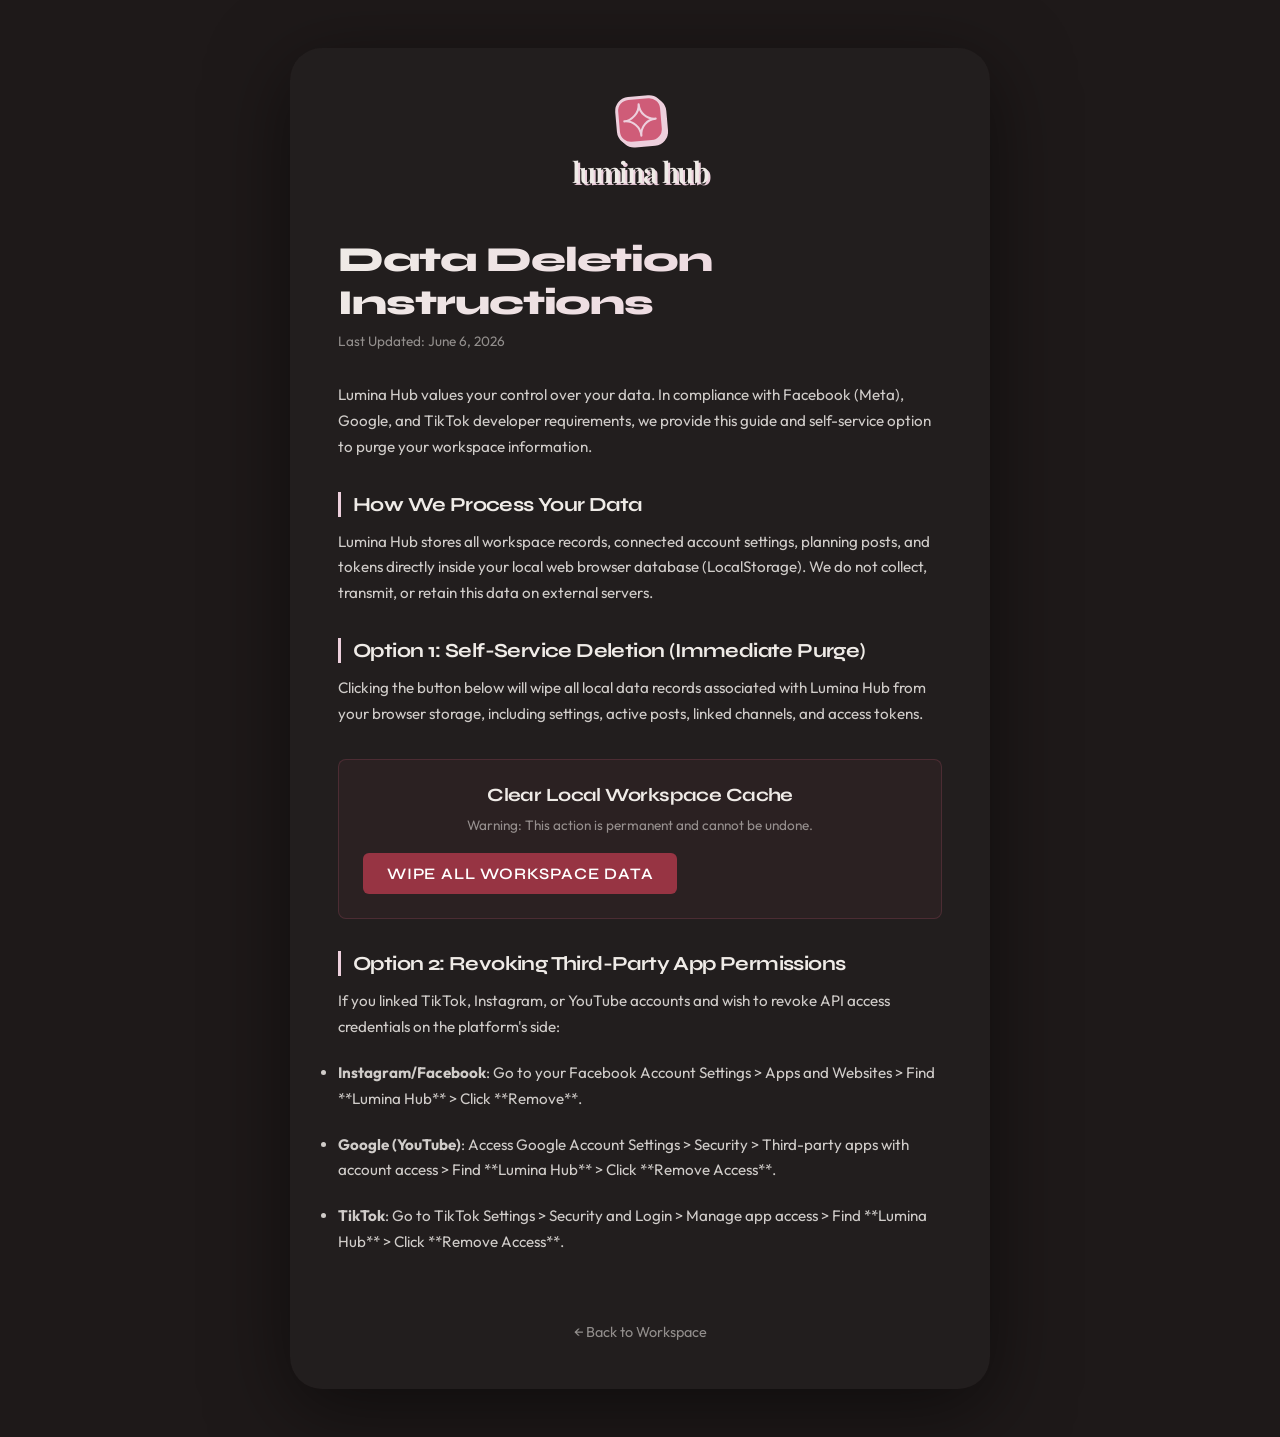
<file: deletion.html>
<!DOCTYPE html>
<html lang="en">
<head>
  <meta charset="UTF-8">
  <meta name="viewport" content="width=device-width, initial-scale=1.0">
  <title>Data Deletion Instructions - Lumina Hub</title>
  <link rel="stylesheet" href="css/style.css">
  <link href="https://fonts.googleapis.com/css2?family=Outfit:wght@300;400;500;600;700;800&family=Playfair+Display:ital,wght@0,600;1,400&display=swap" rel="stylesheet">
  <style>
    body {
      background: #1e1919;
      color: #efebe7;
      min-height: 100vh;
      display: flex;
      flex-direction: column;
      align-items: center;
      padding: 3rem 1.5rem;
      font-family: 'Outfit', sans-serif;
    }
    .page-container {
      width: 100%;
      max-width: 700px;
      background: rgba(255, 255, 255, 0.02);
      border: 1px solid var(--cradle-pink-low);
      border-radius: var(--border-radius-lg);
      padding: 3rem;
      box-shadow: 0 20px 80px rgba(0,0,0,0.5);
    }
    .logo-header {
      text-align: center;
      margin-bottom: 3rem;
      display: flex;
      flex-direction: column;
      align-items: center;
      gap: 0.5rem;
    }
    .logo-icon {
      width: 48px;
      height: 48px;
    }
    .logo-text {
      font-family: 'Playfair Display', serif;
      font-size: 1.8rem;
      font-weight: 600;
      color: var(--white-alyssum);
    }
    h1 {
      font-size: 2.2rem;
      font-weight: 800;
      margin-bottom: 0.5rem;
      background: linear-gradient(135deg, var(--white-alyssum), var(--cradle-pink));
      -webkit-background-clip: text;
      -webkit-text-fill-color: transparent;
    }
    .last-updated {
      font-size: 0.85rem;
      color: var(--text-muted);
      margin-bottom: 2rem;
    }
    h2 {
      font-size: 1.25rem;
      color: var(--white-alyssum);
      margin-top: 2rem;
      margin-bottom: 0.75rem;
      font-weight: 700;
      border-left: 3px solid var(--cradle-pink);
      padding-left: 0.75rem;
    }
    p, li {
      font-size: 0.95rem;
      color: var(--text-secondary);
      line-height: 1.7;
      margin-bottom: 1.25rem;
    }
    a {
      color: var(--cradle-pink);
      text-decoration: none;
      transition: opacity 0.2s;
    }
    a:hover {
      opacity: 0.8;
    }
    .back-btn {
      display: inline-flex;
      align-items: center;
      gap: 0.5rem;
      margin-top: 3rem;
      font-size: 0.9rem;
      color: var(--text-muted);
      cursor: pointer;
    }
    .delete-card {
      background: rgba(207, 92, 120, 0.05);
      border: 1px solid rgba(207, 92, 120, 0.2);
      border-radius: 8px;
      padding: 1.5rem;
      margin: 2rem 0;
      text-align: center;
    }
  </style>
</head>
<body>

  <div class="page-container">
    <div class="logo-header">
      <div class="logo-icon">
        <svg viewBox="0 0 24 24" fill="none" stroke="var(--cradle-pink)" stroke-width="1.2" stroke-linecap="round" stroke-linejoin="round" xmlns="http://www.w3.org/2000/svg" style="width:100%; height:100%;">
          <path d="M12 3c0 4.97 4.03 9 9 9-4.97 0-9 4.03-9 9 0-4.97-4.03-9-9-9 4.03 0 9-4.03 9-9z" />
        </svg>
      </div>
      <div class="logo-text">Lumina Hub</div>
    </div>

    <h1>Data Deletion Instructions</h1>
    <div class="last-updated">Last Updated: June 6, 2026</div>

    <p>Lumina Hub values your control over your data. In compliance with Facebook (Meta), Google, and TikTok developer requirements, we provide this guide and self-service option to purge your workspace information.</p>

    <h2>How We Process Your Data</h2>
    <p>Lumina Hub stores all workspace records, connected account settings, planning posts, and tokens directly inside your local web browser database (LocalStorage). We do not collect, transmit, or retain this data on external servers.</p>

    <h2>Option 1: Self-Service Deletion (Immediate Purge)</h2>
    <p>Clicking the button below will wipe all local data records associated with Lumina Hub from your browser storage, including settings, active posts, linked channels, and access tokens.</p>

    <div class="delete-card">
      <h3 style="color: var(--white-alyssum); margin-bottom: 0.5rem; font-weight: 700;">Clear Local Workspace Cache</h3>
      <p style="font-size: 0.85rem; color: var(--text-muted); margin-bottom: 1rem;">Warning: This action is permanent and cannot be undone.</p>
      <button class="btn" style="background: var(--deep-claret); color: white; border: none; padding: 0.7rem 1.5rem; border-radius: 6px; font-weight: 600; cursor: pointer;" onclick="clearLocalStorage()">
        Wipe All Workspace Data
      </button>
    </div>

    <h2>Option 2: Revoking Third-Party App Permissions</h2>
    <p>If you linked TikTok, Instagram, or YouTube accounts and wish to revoke API access credentials on the platform's side:
      <ul>
        <li><strong>Instagram/Facebook</strong>: Go to your Facebook Account Settings > Apps and Websites > Find **Lumina Hub** > Click **Remove**.</li>
        <li><strong>Google (YouTube)</strong>: Access Google Account Settings > Security > Third-party apps with account access > Find **Lumina Hub** > Click **Remove Access**.</li>
        <li><strong>TikTok</strong>: Go to TikTok Settings > Security and Login > Manage app access > Find **Lumina Hub** > Click **Remove Access**.</li>
      </ul>
    </p>

    <div style="text-align: center;">
      <a href="index.html" class="back-btn">
        ← Back to Workspace
      </a>
    </div>
  </div>

  <script>
    function clearLocalStorage() {
      if (confirm("Are you sure you want to delete all cached settings, tasks, and connected social media profiles? This will completely reset your workspace.")) {
        localStorage.clear();
        alert("All local workspace database files have been successfully purged.");
        window.location.href = "index.html";
      }
    }
  </script>
</body>
</html>
</file>
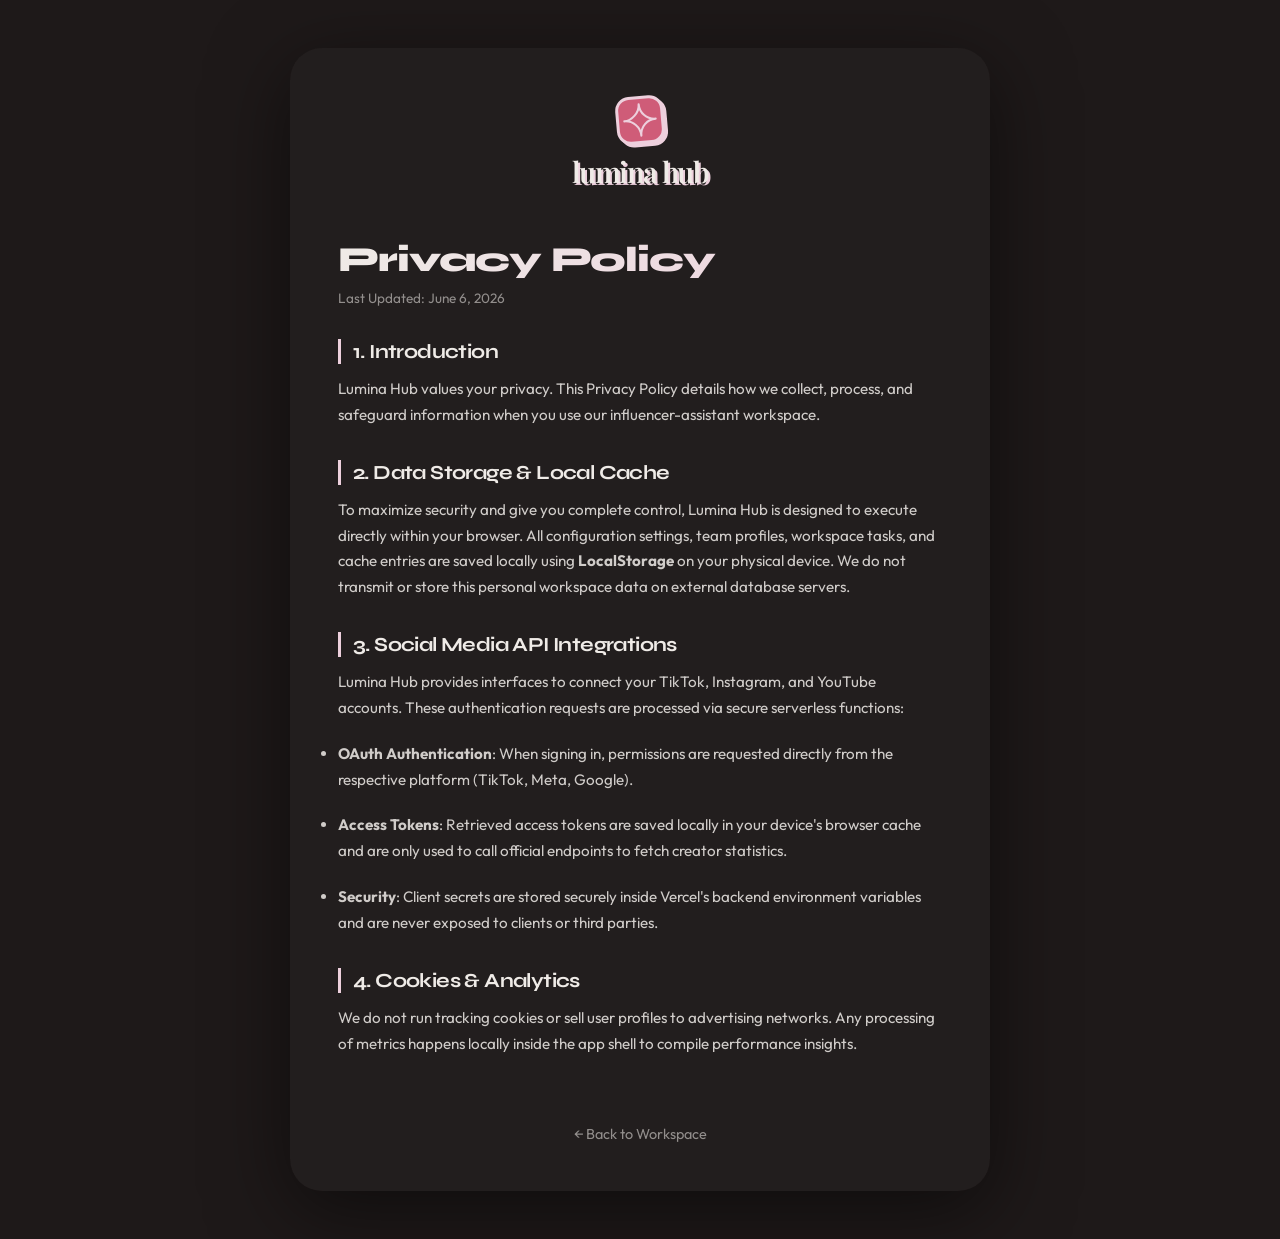
<file: privacy.html>
<!DOCTYPE html>
<html lang="en">
<head>
  <meta charset="UTF-8">
  <meta name="viewport" content="width=device-width, initial-scale=1.0">
  <title>Privacy Policy - Lumina Hub</title>
  <meta name="tiktok-developers-site-verification" content="lbtA1hVl3ewxZPmJU9Jnts95tngM623I">
  <link rel="stylesheet" href="css/style.css">
  <link href="https://fonts.googleapis.com/css2?family=Outfit:wght@300;400;500;600;700;800&family=Playfair+Display:ital,wght@0,600;1,400&display=swap" rel="stylesheet">
  <style>
    body {
      background: #1e1919;
      color: #efebe7;
      min-height: 100vh;
      display: flex;
      flex-direction: column;
      align-items: center;
      padding: 3rem 1.5rem;
      font-family: 'Outfit', sans-serif;
    }
    .page-container {
      width: 100%;
      max-width: 700px;
      background: rgba(255, 255, 255, 0.02);
      border: 1px solid var(--cradle-pink-low);
      border-radius: var(--border-radius-lg);
      padding: 3rem;
      box-shadow: 0 20px 80px rgba(0,0,0,0.5);
    }
    .logo-header {
      text-align: center;
      margin-bottom: 3rem;
      display: flex;
      flex-direction: column;
      align-items: center;
      gap: 0.5rem;
    }
    .logo-icon {
      width: 48px;
      height: 48px;
    }
    .logo-text {
      font-family: 'Playfair Display', serif;
      font-size: 1.8rem;
      font-weight: 600;
      color: var(--white-alyssum);
    }
    h1 {
      font-size: 2.2rem;
      font-weight: 800;
      margin-bottom: 0.5rem;
      background: linear-gradient(135deg, var(--white-alyssum), var(--cradle-pink));
      -webkit-background-clip: text;
      -webkit-text-fill-color: transparent;
    }
    .last-updated {
      font-size: 0.85rem;
      color: var(--text-muted);
      margin-bottom: 2rem;
    }
    h2 {
      font-size: 1.25rem;
      color: var(--white-alyssum);
      margin-top: 2rem;
      margin-bottom: 0.75rem;
      font-weight: 700;
      border-left: 3px solid var(--cradle-pink);
      padding-left: 0.75rem;
    }
    p, li {
      font-size: 0.95rem;
      color: var(--text-secondary);
      line-height: 1.7;
      margin-bottom: 1.25rem;
    }
    a {
      color: var(--cradle-pink);
      text-decoration: none;
      transition: opacity 0.2s;
    }
    a:hover {
      opacity: 0.8;
    }
    .back-btn {
      display: inline-flex;
      align-items: center;
      gap: 0.5rem;
      margin-top: 3rem;
      font-size: 0.9rem;
      color: var(--text-muted);
      cursor: pointer;
    }
  </style>
</head>
<body>

  <div class="page-container">
    <div class="logo-header">
      <div class="logo-icon">
        <svg viewBox="0 0 24 24" fill="none" stroke="var(--cradle-pink)" stroke-width="1.2" stroke-linecap="round" stroke-linejoin="round" xmlns="http://www.w3.org/2000/svg" style="width:100%; height:100%;">
          <path d="M12 3c0 4.97 4.03 9 9 9-4.97 0-9 4.03-9 9 0-4.97-4.03-9-9-9 4.03 0 9-4.03 9-9z" />
        </svg>
      </div>
      <div class="logo-text">Lumina Hub</div>
    </div>

    <h1>Privacy Policy</h1>
    <div class="last-updated">Last Updated: June 6, 2026</div>

    <h2>1. Introduction</h2>
    <p>Lumina Hub values your privacy. This Privacy Policy details how we collect, process, and safeguard information when you use our influencer-assistant workspace.</p>

    <h2>2. Data Storage & Local Cache</h2>
    <p>To maximize security and give you complete control, Lumina Hub is designed to execute directly within your browser. All configuration settings, team profiles, workspace tasks, and cache entries are saved locally using <strong>LocalStorage</strong> on your physical device. We do not transmit or store this personal workspace data on external database servers.</p>

    <h2>3. Social Media API Integrations</h2>
    <p>Lumina Hub provides interfaces to connect your TikTok, Instagram, and YouTube accounts. These authentication requests are processed via secure serverless functions:
      <ul>
        <li><strong>OAuth Authentication</strong>: When signing in, permissions are requested directly from the respective platform (TikTok, Meta, Google).</li>
        <li><strong>Access Tokens</strong>: Retrieved access tokens are saved locally in your device's browser cache and are only used to call official endpoints to fetch creator statistics.</li>
        <li><strong>Security</strong>: Client secrets are stored securely inside Vercel's backend environment variables and are never exposed to clients or third parties.</li>
      </ul>
    </p>

    <h2>4. Cookies & Analytics</h2>
    <p>We do not run tracking cookies or sell user profiles to advertising networks. Any processing of metrics happens locally inside the app shell to compile performance insights.</p>

    <div style="text-align: center;">
      <a href="index.html" class="back-btn">
        ← Back to Workspace
      </a>
    </div>
  </div>

</body>
</html>
</file>
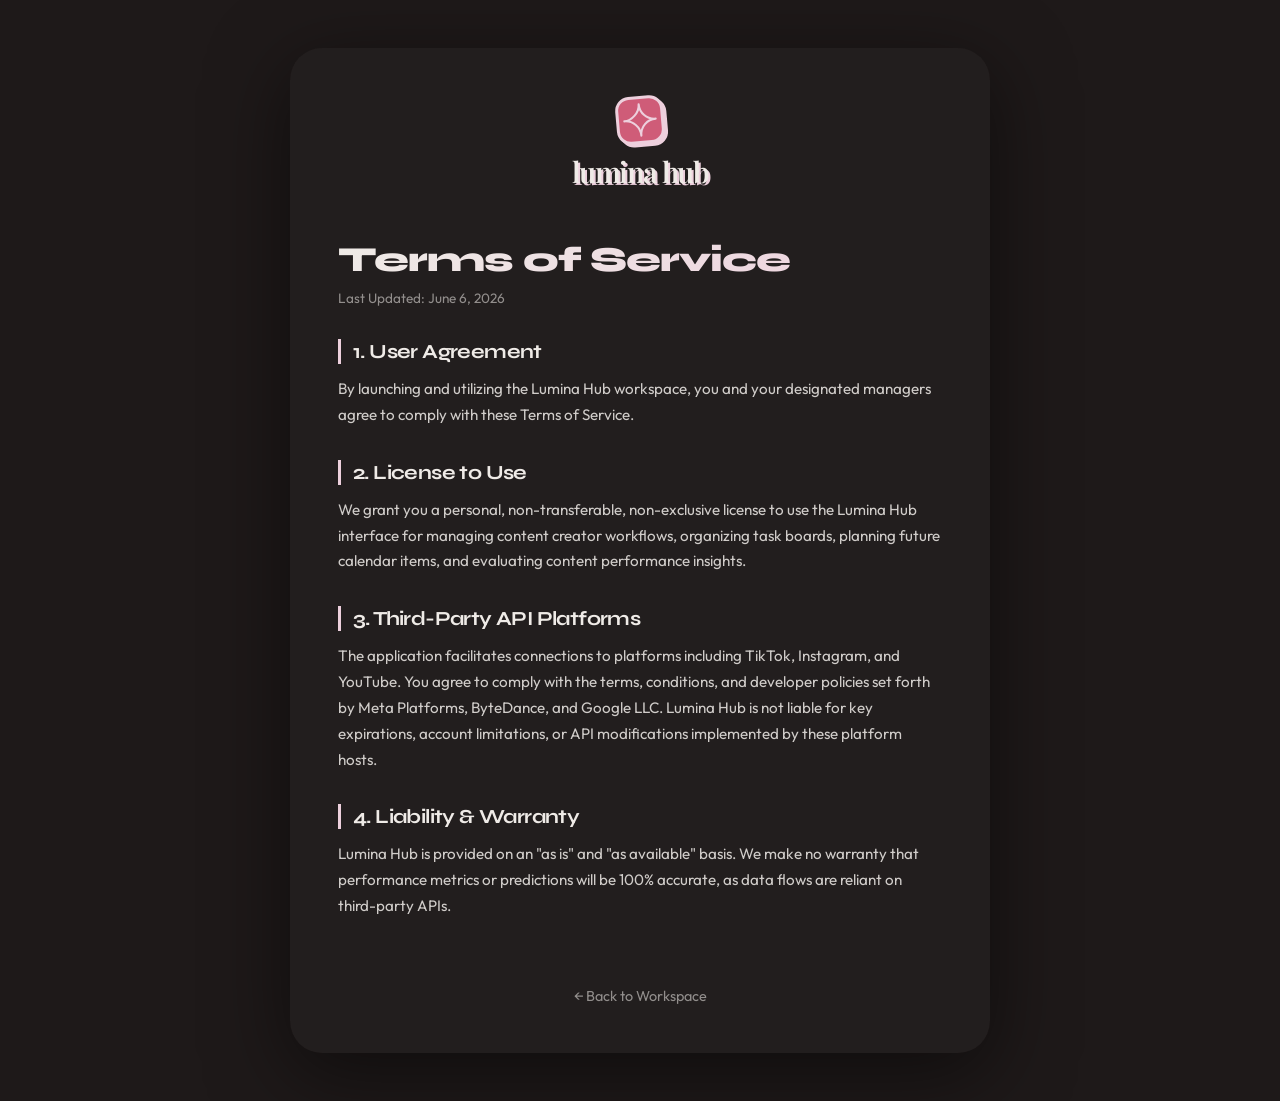
<file: terms.html>
<!DOCTYPE html>
<html lang="en">
<head>
  <meta charset="UTF-8">
  <meta name="viewport" content="width=device-width, initial-scale=1.0">
  <title>Terms of Service - Lumina Hub</title>
  <meta name="tiktok-developers-site-verification" content="lbtA1hVl3ewxZPmJU9Jnts95tngM623I">
  <link rel="stylesheet" href="css/style.css">
  <link href="https://fonts.googleapis.com/css2?family=Outfit:wght@300;400;500;600;700;800&family=Playfair+Display:ital,wght@0,600;1,400&display=swap" rel="stylesheet">
  <style>
    body {
      background: #1e1919;
      color: #efebe7;
      min-height: 100vh;
      display: flex;
      flex-direction: column;
      align-items: center;
      padding: 3rem 1.5rem;
      font-family: 'Outfit', sans-serif;
    }
    .page-container {
      width: 100%;
      max-width: 700px;
      background: rgba(255, 255, 255, 0.02);
      border: 1px solid var(--cradle-pink-low);
      border-radius: var(--border-radius-lg);
      padding: 3rem;
      box-shadow: 0 20px 80px rgba(0,0,0,0.5);
    }
    .logo-header {
      text-align: center;
      margin-bottom: 3rem;
      display: flex;
      flex-direction: column;
      align-items: center;
      gap: 0.5rem;
    }
    .logo-icon {
      width: 48px;
      height: 48px;
    }
    .logo-text {
      font-family: 'Playfair Display', serif;
      font-size: 1.8rem;
      font-weight: 600;
      color: var(--white-alyssum);
    }
    h1 {
      font-size: 2.2rem;
      font-weight: 800;
      margin-bottom: 0.5rem;
      background: linear-gradient(135deg, var(--white-alyssum), var(--cradle-pink));
      -webkit-background-clip: text;
      -webkit-text-fill-color: transparent;
    }
    .last-updated {
      font-size: 0.85rem;
      color: var(--text-muted);
      margin-bottom: 2rem;
    }
    h2 {
      font-size: 1.25rem;
      color: var(--white-alyssum);
      margin-top: 2rem;
      margin-bottom: 0.75rem;
      font-weight: 700;
      border-left: 3px solid var(--cradle-pink);
      padding-left: 0.75rem;
    }
    p, li {
      font-size: 0.95rem;
      color: var(--text-secondary);
      line-height: 1.7;
      margin-bottom: 1.25rem;
    }
    a {
      color: var(--cradle-pink);
      text-decoration: none;
      transition: opacity 0.2s;
    }
    a:hover {
      opacity: 0.8;
    }
    .back-btn {
      display: inline-flex;
      align-items: center;
      gap: 0.5rem;
      margin-top: 3rem;
      font-size: 0.9rem;
      color: var(--text-muted);
      cursor: pointer;
    }
  </style>
</head>
<body>

  <div class="page-container">
    <div class="logo-header">
      <div class="logo-icon">
        <svg viewBox="0 0 24 24" fill="none" stroke="var(--cradle-pink)" stroke-width="1.2" stroke-linecap="round" stroke-linejoin="round" xmlns="http://www.w3.org/2000/svg" style="width:100%; height:100%;">
          <path d="M12 3c0 4.97 4.03 9 9 9-4.97 0-9 4.03-9 9 0-4.97-4.03-9-9-9 4.03 0 9-4.03 9-9z" />
        </svg>
      </div>
      <div class="logo-text">Lumina Hub</div>
    </div>

    <h1>Terms of Service</h1>
    <div class="last-updated">Last Updated: June 6, 2026</div>

    <h2>1. User Agreement</h2>
    <p>By launching and utilizing the Lumina Hub workspace, you and your designated managers agree to comply with these Terms of Service.</p>

    <h2>2. License to Use</h2>
    <p>We grant you a personal, non-transferable, non-exclusive license to use the Lumina Hub interface for managing content creator workflows, organizing task boards, planning future calendar items, and evaluating content performance insights.</p>

    <h2>3. Third-Party API Platforms</h2>
    <p>The application facilitates connections to platforms including TikTok, Instagram, and YouTube. You agree to comply with the terms, conditions, and developer policies set forth by Meta Platforms, ByteDance, and Google LLC. Lumina Hub is not liable for key expirations, account limitations, or API modifications implemented by these platform hosts.</p>

    <h2>4. Liability & Warranty</h2>
    <p>Lumina Hub is provided on an "as is" and "as available" basis. We make no warranty that performance metrics or predictions will be 100% accurate, as data flows are reliant on third-party APIs.</p>

    <div style="text-align: center;">
      <a href="index.html" class="back-btn">
        ← Back to Workspace
      </a>
    </div>
  </div>

</body>
</html>
</file>
<file: css/style.css>
/* Lumina Hub Premium Styling - Retro Pop Edition */
@import url('https://fonts.googleapis.com/css2?family=Outfit:wght@400;500;600;700;800&family=Syne:wght@500;600;700;800&display=swap');

:root {
  /* Original Pantone Color Palette - Retro Pop Mode */
  --bg-dark: #2c201e;         /* Deeper version of Java for primary background */
  --bg-card: #433331;         /* Java solid used as card background */
  --java-solid: #433331;      /* Java solid */
  --fruit-dove: #CF5C78;      /* Vibrant rose pink accents */
  --deep-claret: #973443;     /* Deep wine red */
  --cradle-pink: #EDD0DD;     /* Soft pale pink */
  --white-alyssum: #EFEBE7;   /* Warm off-white primary text */
  --accent-blue: #A2D2FF;     /* Pastel pop for stickers/accents */
  --accent-yellow: #FFC857;   /* Bright retro yellow for accents */
  
  /* Text colors */
  --text-primary: #EFEBE7;
  --text-secondary: rgba(239, 235, 231, 0.85);
  --text-muted: rgba(239, 235, 231, 0.55);
  
  /* Layout & Retro-Pop Variables */
  --sidebar-width: 260px;
  --border-radius-lg: 32px;   /* Super chunky bubbly radius */
  --border-radius-md: 20px;
  --border-radius-sm: 12px;
  --border-thick: 4px solid var(--fruit-dove);
  --border-thick-light: 3px solid var(--cradle-pink);
  
  /* Hard offset shadows for the Y2K/Retro feel */
  --shadow-retro: 6px 6px 0px 0px var(--fruit-dove);
  --shadow-retro-hover: 2px 2px 0px 0px var(--fruit-dove);
  --shadow-retro-dark: 8px 8px 0px 0px var(--deep-claret);
  
  --transition-bouncy: all 0.3s cubic-bezier(0.34, 1.56, 0.64, 1);
  --transition-smooth: all 0.2s ease-out;
}

* {
  box-sizing: border-box;
  margin: 0;
  padding: 0;
  font-family: 'Outfit', sans-serif;
  scrollbar-width: thin;
  scrollbar-color: var(--fruit-dove) var(--bg-dark);
}

h1, h2, h3, h4, .logo-text, .page-header h1 {
  font-family: 'Syne', sans-serif;
  font-weight: 800;
  letter-spacing: -0.03em;
}

/* Custom scrollbar */
::-webkit-scrollbar {
  width: 10px;
  height: 10px;
}
::-webkit-scrollbar-track {
  background: var(--bg-dark);
}
::-webkit-scrollbar-thumb {
  background: var(--fruit-dove);
  border-radius: 10px;
  border: 2px solid var(--bg-dark);
}

body {
  background-color: var(--bg-dark);
  /* Retro Grid Paper Pattern over the dark background */
  background-image: 
    linear-gradient(rgba(207, 92, 120, 0.07) 1px, transparent 1px),
    linear-gradient(90deg, rgba(207, 92, 120, 0.07) 1px, transparent 1px);
  background-size: 30px 30px;
  background-attachment: fixed;
  color: var(--text-primary);
  min-height: 100vh;
  display: flex;
  overflow-x: hidden;
}

/* App Wrapper */
.app-container {
  display: flex;
  flex-direction: column;
  width: 100%;
  min-height: 100vh;
}

/* Sidebar transformed into a Top clean Header Navigation */
.sidebar {
  width: 100%;
  background: var(--java-solid); /* Solid dark brown header */
  border-bottom: var(--border-thick);
  border-right: none;
  padding: 1rem 3rem;
  display: flex;
  flex-direction: row;
  align-items: center;
  justify-content: space-between;
  position: sticky;
  top: 0;
  height: 90px;
  z-index: 100;
  box-shadow: 0 4px 0 0 var(--fruit-dove);
}

.logo-container {
  display: flex;
  align-items: center;
  gap: 0.75rem;
  margin-bottom: 0;
}

.logo-icon {
  width: 48px;
  height: 48px;
  background: var(--fruit-dove);
  border-radius: 14px;
  border: 3px solid var(--cradle-pink);
  display: flex;
  align-items: center;
  justify-content: center;
  box-shadow: 3px 3px 0 0 var(--cradle-pink);
  color: var(--white-alyssum);
  transform: rotate(-5deg);
  transition: var(--transition-bouncy);
}

.logo-container:hover .logo-icon {
  transform: rotate(5deg) scale(1.1);
}

.logo-icon svg {
  width: 24px;
  height: 24px;
}

.logo-text {
  font-size: 1.8rem;
  font-weight: 800;
  letter-spacing: -0.05em;
  color: var(--fruit-dove);
  text-transform: lowercase;
  text-shadow: 2px 2px 0 var(--cradle-pink);
}

.nav-menu {
  list-style: none;
  display: flex;
  flex-direction: row;
  gap: 1rem;
  align-items: center;
  flex-grow: 0;
}

.nav-item button {
  width: auto;
  background: var(--bg-dark);
  border: 2px solid var(--cradle-pink);
  color: var(--white-alyssum);
  padding: 0.6rem 1.25rem;
  border-radius: var(--border-radius-lg);
  cursor: pointer;
  display: flex;
  align-items: center;
  gap: 0.5rem;
  font-size: 0.95rem;
  font-weight: 700;
  transition: var(--transition-bouncy);
  box-shadow: 3px 3px 0 0 var(--fruit-dove);
}

.nav-item button svg {
  width: 18px;
  height: 18px;
  stroke: var(--white-alyssum);
  fill: none;
  stroke-width: 2.5;
  transition: var(--transition-bouncy);
}

.nav-item.active button,
.nav-item button:hover {
  background: var(--fruit-dove);
  color: var(--bg-dark);
  border-color: var(--cradle-pink);
  transform: translate(-2px, -2px);
  box-shadow: 5px 5px 0 0 var(--cradle-pink);
}

.nav-item.active button {
  background: var(--cradle-pink);
  color: var(--bg-dark);
  border-color: var(--fruit-dove);
  box-shadow: 4px 4px 0 0 var(--fruit-dove);
}

.nav-item.active button svg,
.nav-item button:hover svg {
  stroke: var(--bg-dark);
}

.user-profile {
  margin-top: 0;
  display: flex;
  align-items: center;
  gap: 0.75rem;
  padding: 0.5rem 1rem;
  border-radius: var(--border-radius-lg);
  background: var(--fruit-dove);
  border: 2px solid var(--cradle-pink);
  box-shadow: 3px 3px 0 0 var(--bg-dark);
  cursor: pointer;
  transition: var(--transition-bouncy);
}

.user-profile:hover {
  transform: translate(-2px, -2px);
  box-shadow: 5px 5px 0 0 var(--cradle-pink);
}

.user-avatar {
  width: 40px;
  height: 40px;
  border-radius: 50%;
  background: var(--cradle-pink);
  display: flex;
  align-items: center;
  justify-content: center;
  font-weight: 800;
  color: var(--bg-dark);
  font-size: 1rem;
  border: 2px solid var(--bg-dark);
}

.user-info {
  display: flex;
  flex-direction: column;
}

.user-name {
  font-size: 0.95rem;
  font-weight: 800;
  color: var(--bg-dark);
  font-family: 'Syne', sans-serif;
}

.user-role {
  font-size: 0.75rem;
  color: var(--bg-dark);
  opacity: 0.8;
  font-weight: 600;
  text-transform: uppercase;
  letter-spacing: 0.05em;
}

/* Main Content Area */
.main-content {
  padding: 3rem 4rem; /* Adjusted for wider grids */
  flex-grow: 1;
  min-height: calc(100vh - 90px);
  width: 100%;
  max-width: 1600px;
  margin: 0 auto;
}

/* Page Headers */
.page-header {
  display: flex;
  justify-content: space-between;
  align-items: center;
  margin-bottom: 2.5rem;
  background: var(--cradle-pink);
  padding: 2rem;
  border-radius: var(--border-radius-lg);
  border: var(--border-thick);
  box-shadow: var(--shadow-retro-dark);
  animation: fadeIn 0.5s ease-out;
}

.header-title h1 {
  font-size: 3rem;
  font-weight: 800;
  margin-bottom: 0.25rem;
  color: var(--bg-dark);
  text-transform: lowercase;
}

.header-title p {
  color: var(--bg-dark);
  font-size: 1.1rem;
  font-weight: 600;
  opacity: 0.8;
}

.header-actions {
  display: flex;
  gap: 1rem;
}

/* Buttons */
.btn {
  padding: 0.85rem 1.5rem;
  border-radius: var(--border-radius-lg);
  font-size: 1rem;
  font-weight: 800;
  cursor: pointer;
  transition: var(--transition-bouncy);
  display: flex;
  align-items: center;
  gap: 0.5rem;
  border: 3px solid var(--bg-dark);
  font-family: 'Syne', sans-serif;
  text-transform: uppercase;
  letter-spacing: 0.05em;
}

.btn-primary {
  background: var(--fruit-dove);
  color: var(--bg-dark);
  box-shadow: var(--shadow-retro-dark);
}

.btn-primary:hover {
  transform: translate(-3px, -3px);
  box-shadow: 10px 10px 0 0 var(--cradle-pink);
  background: var(--cradle-pink);
}

.btn-secondary {
  background: var(--cradle-pink);
  color: var(--bg-dark);
  box-shadow: var(--shadow-retro);
}

.btn-secondary:hover {
  transform: translate(-2px, -2px);
  box-shadow: 8px 8px 0 0 var(--fruit-dove);
  background: var(--fruit-dove);
}

.btn-outline {
  background: var(--bg-dark);
  border: 3px solid var(--fruit-dove);
  color: var(--fruit-dove);
  box-shadow: var(--shadow-retro);
}
.btn-outline:hover {
  transform: translate(-2px, -2px);
  box-shadow: 8px 8px 0 0 var(--cradle-pink);
  background: var(--bg-card);
}

/* Retro-Pop Panel Cards */
.card {
  background: var(--bg-card);
  border: var(--border-thick);
  border-radius: var(--border-radius-lg);
  padding: 2.5rem;
  box-shadow: var(--shadow-retro-dark);
  transition: var(--transition-bouncy);
  position: relative;
  overflow: hidden;
}

.card:hover {
  border-color: var(--cradle-pink);
  transform: translate(-3px, -3px);
  box-shadow: 12px 12px 0 0 var(--fruit-dove);
}

/* Dashboard Bento-Box Grid Layout */
.dashboard-grid {
  display: grid;
  grid-template-columns: repeat(12, 1fr);
  gap: 2rem;
  margin-bottom: 2.5rem;
}

.dashboard-grid > .card {
  grid-column: span 12;
}

@media (min-width: 1024px) {
  .dashboard-card-wide {
    grid-column: span 8;
  }
  .dashboard-card-narrow {
    grid-column: span 4;
  }
  .dashboard-card-half {
    grid-column: span 6;
  }
  .dashboard-card-full {
    grid-column: span 12;
  }
}

/* KPI Widgets (Sticker Style) */
.kpi-row {
  display: grid;
  grid-template-columns: repeat(4, 1fr);
  gap: 2rem;
  margin-bottom: 3rem;
}

.kpi-card {
  background: var(--fruit-dove);
  border: var(--border-thick);
  border-radius: var(--border-radius-lg);
  padding: 2rem;
  display: flex;
  flex-direction: column;
  gap: 0.6rem;
  box-shadow: var(--shadow-retro);
  transition: var(--transition-bouncy);
  color: var(--bg-dark);
}

.kpi-card:hover {
  transform: translate(-4px, -4px) rotate(-2deg);
  border-color: var(--cradle-pink);
  box-shadow: 8px 8px 0 0 var(--cradle-pink);
  background: var(--bg-card);
  color: var(--white-alyssum);
}

.kpi-card:nth-child(2n) {
  background: var(--cradle-pink);
  border-color: var(--bg-dark);
}

.kpi-title {
  font-size: 0.95rem;
  color: inherit;
  font-weight: 800;
  text-transform: uppercase;
  letter-spacing: 1px;
  opacity: 0.9;
}

.kpi-value {
  font-size: 3rem;
  font-weight: 800;
  color: inherit;
  font-family: 'Syne', sans-serif;
  line-height: 1;
}

.kpi-change {
  font-size: 0.9rem;
  display: flex;
  align-items: center;
  gap: 0.5rem;
  font-weight: 600;
  background: rgba(0,0,0,0.1);
  padding: 0.25rem 0.5rem;
  border-radius: var(--border-radius-sm);
  width: max-content;
}

.kpi-change.positive {
  color: #10B981;
  background: rgba(16, 185, 129, 0.15);
}

.kpi-change.neutral {
  color: inherit;
}

/* Reminders Widget */
.reminders-list {
  display: flex;
  flex-direction: column;
  gap: 0.75rem;
}

.reminder-item {
  display: flex;
  align-items: flex-start;
  gap: 0.75rem;
  padding: 0.75rem;
  border-radius: var(--border-radius-sm);
  background: var(--bg-dark);
  border-left: 3px solid var(--fruit-dove);
  transition: var(--transition-smooth);
}

.reminder-item.completed {
  opacity: 0.5;
  border-left-color: var(--text-muted);
  text-decoration: line-through;
}

.reminder-checkbox {
  margin-top: 3px;
  cursor: pointer;
  accent-color: var(--fruit-dove);
  width: 16px;
  height: 16px;
}

.reminder-content {
  flex-grow: 1;
}

.reminder-text {
  font-size: 0.9rem;
  font-weight: 500;
}

.reminder-meta {
  font-size: 0.75rem;
  color: var(--text-muted);
  margin-top: 0.25rem;
  display: flex;
  justify-content: space-between;
}

.reminder-delete {
  background: none;
  border: none;
  cursor: pointer;
  opacity: 0;
  transition: var(--transition-smooth);
}

.reminder-item:hover .reminder-delete {
  opacity: 1;
}

.reminder-delete svg {
  width: 14px;
  height: 14px;
  stroke: var(--fruit-dove);
}

/* Kanban Board Styling */
.kanban-board {
  display: grid;
  grid-template-columns: repeat(3, 1fr);
  gap: 2.2rem;                /* Generous margins and spacing */
  margin-top: 1.5rem;
}

.kanban-column {
  background: #FFFFFF;
  border: 1px solid var(--java-solid);
  border-radius: var(--border-radius-lg);
  padding: 1.75rem;          /* Spacious inner padding */
  display: flex;
  flex-direction: column;
  gap: 1.25rem;
  min-height: 600px;
  box-shadow: 0 4px 20px rgba(44, 32, 30, 0.02);
}

.column-header {
  display: flex;
  justify-content: space-between;
  align-items: center;
  padding-bottom: 1rem;
  border-bottom: 1.5px solid var(--java-solid);
}

.column-title {
  font-size: 1.15rem;
  font-weight: 700;
  display: flex;
  align-items: center;
  gap: 0.6rem;
  letter-spacing: -0.2px;
}

.column-count {
  font-size: 0.8rem;
  padding: 0.25rem 0.65rem;
  border-radius: 20px;
  background: var(--cradle-pink-low);
  color: var(--fruit-dove);
  font-weight: 700;
}

.kanban-cards {
  display: flex;
  flex-direction: column;
  gap: 1rem;
  flex-grow: 1;
  overflow-y: auto;
}

.task-card {
  background: #FFFFFF;
  border: 1.5px solid var(--java-solid);  /* Crisp, clean borders */
  border-radius: var(--border-radius-md);
  padding: 1.25rem;                      /* Extra card spacing */
  cursor: grab;
  transition: var(--transition-smooth);
  box-shadow: none;
}

.task-card:hover {
  border-color: var(--fruit-dove);
  transform: translateY(-2px);
  box-shadow: 0 8px 20px rgba(207, 92, 120, 0.06);
}

.task-card:active {
  cursor: grabbing;
}

.task-tags {
  display: flex;
  gap: 0.5rem;
  margin-bottom: 0.75rem;
  flex-wrap: wrap;
}

.tag {
  font-size: 0.7rem;
  padding: 0.15rem 0.4rem;
  border-radius: 4px;
  font-weight: 600;
  text-transform: uppercase;
}

.tag-platform {
  background: var(--deep-claret-glow);
  color: var(--cradle-pink);
}

.tag-assignee {
  background: rgba(207, 92, 120, 0.15);
  color: var(--fruit-dove);
}

.task-title {
  font-size: 0.95rem;
  font-weight: 600;
  margin-bottom: 0.75rem;
  color: var(--white-alyssum);
}

.task-footer {
  display: flex;
  justify-content: space-between;
  align-items: center;
  font-size: 0.75rem;
  color: var(--text-muted);
}

.task-due {
  display: flex;
  align-items: center;
  gap: 0.25rem;
}

/* Modals & Forms */
.modal-overlay {
  position: fixed;
  top: 0;
  left: 0;
  width: 100%;
  height: 100%;
  background: rgba(0, 0, 0, 0.6);
  backdrop-filter: blur(8px);
  display: flex;
  justify-content: center;
  align-items: center;
  z-index: 10000;
  opacity: 0;
  pointer-events: none;
  transition: var(--transition-smooth);
}

.modal-overlay.active {
  opacity: 1;
  pointer-events: all;
}

.modal {
  background: var(--bg-card);
  border: 1px solid var(--cradle-pink-mid);
  border-radius: var(--border-radius-lg);
  padding: 2rem;
  width: 100%;
  max-width: 500px;
  box-shadow: 0 20px 50px rgba(44, 32, 30, 0.15);
  transform: translateY(20px);
  transition: var(--transition-smooth);
}

.modal-overlay.active .modal {
  transform: translateY(0);
}

.modal-header {
  display: flex;
  justify-content: space-between;
  align-items: center;
  margin-bottom: 1.5rem;
}

.modal-header h2 {
  font-size: 1.5rem;
  font-weight: 700;
}

.modal-close {
  background: none;
  border: none;
  cursor: pointer;
  color: var(--text-secondary);
}

.form-group {
  margin-bottom: 1.25rem;
}

.form-group label {
  display: block;
  font-size: 0.85rem;
  font-weight: 600;
  margin-bottom: 0.5rem;
  color: var(--text-secondary);
}

.form-control {
  width: 100%;
  background: rgba(255, 255, 255, 0.05);
  border: 1.5px solid var(--java-solid);
  border-radius: var(--border-radius-sm);
  padding: 0.75rem 1rem;
  color: var(--text-primary);
  font-size: 0.95rem;
  outline: none;
  transition: var(--transition-smooth);
}

.form-control:focus {
  border-color: var(--fruit-dove);
  box-shadow: 0 0 8px var(--fruit-dove-glow);
  background: rgba(255, 255, 255, 0.08);
}

.form-row {
  display: grid;
  grid-template-columns: 1fr 1fr;
  gap: 1rem;
}

/* AI Studio Styles */
.ai-studio-grid {
  display: grid;
  grid-template-columns: 1fr 1.2fr;
  gap: 2rem;
}

.ai-output-container {
  display: flex;
  flex-direction: column;
  height: 100%;
}

.ai-output-card {
  flex-grow: 1;
  background: rgba(44, 32, 30, 0.4);
  border: 1.5px dashed var(--java-solid);
  border-radius: var(--border-radius-lg);
  padding: 1.5rem;
  min-height: 350px;
  position: relative;
  overflow-y: auto;
}

.ai-placeholder {
  position: absolute;
  top: 50%;
  left: 50%;
  transform: translate(-50%, -50%);
  text-align: center;
  color: var(--text-muted);
  display: flex;
  flex-direction: column;
  align-items: center;
  gap: 1rem;
}

.ai-placeholder svg {
  width: 48px;
  height: 48px;
  stroke: var(--text-muted);
}

.ai-result {
  white-space: pre-wrap;
  line-height: 1.6;
  font-size: 1rem;
}

.ai-actions {
  display: flex;
  gap: 0.75rem;
  margin-top: 1rem;
}

/* AI Sparkle Icon Animations */
@keyframes sparkle {
  0% { transform: scale(1); opacity: 0.8; }
  50% { transform: scale(1.1); opacity: 1; filter: drop-shadow(0 0 8px var(--fruit-dove)); }
  100% { transform: scale(1); opacity: 0.8; }
}

.sparkle-icon {
  animation: sparkle 2s infinite ease-in-out;
}

/* Engagement Insights Analytics styles */
.insight-trend-header {
  display: flex;
  justify-content: space-between;
  align-items: center;
  margin-bottom: 1.5rem;
}

.insights-grid {
  display: grid;
  grid-template-columns: 1fr 1fr;
  gap: 1.5rem;
}

.insight-card {
  padding: 1.25rem;
  border-radius: var(--border-radius-lg);
}

.insight-card-working {
  background: rgba(92, 245, 190, 0.05);
  border: 1px solid rgba(92, 245, 190, 0.2);
}

.insight-card-notworking {
  background: rgba(207, 92, 120, 0.05);
  border: 1px solid rgba(207, 92, 120, 0.2);
}

.insight-card-title {
  font-size: 1.05rem;
  font-weight: 700;
  display: flex;
  align-items: center;
  gap: 0.5rem;
  margin-bottom: 1rem;
}

.insight-card-working .insight-card-title {
  color: #5cf5be;
}

.insight-card-notworking .insight-card-title {
  color: var(--fruit-dove);
}

.insight-list {
  display: flex;
  flex-direction: column;
  gap: 0.75rem;
  list-style: none;
}

.insight-list li {
  font-size: 0.9rem;
  line-height: 1.5;
  display: flex;
  align-items: flex-start;
  gap: 0.5rem;
}

.insight-list li::before {
  content: "•";
  font-size: 1.2rem;
  line-height: 1;
}

.insight-card-working li::before {
  color: #5cf5be;
}

.insight-card-notworking li::before {
  color: var(--fruit-dove);
}

.analytics-list-table {
  width: 100%;
  border-collapse: collapse;
  margin-top: 1.5rem;
}

.analytics-list-table th, 
.analytics-list-table td {
  padding: 1rem;
  text-align: left;
  border-bottom: 1px solid var(--cradle-pink-low);
}

.analytics-list-table th {
  font-weight: 600;
  color: var(--text-secondary);
  font-size: 0.85rem;
  text-transform: uppercase;
}

.analytics-list-table tr:hover td {
  background: rgba(255, 255, 255, 0.02);
}

/* Post Planner & Calendar */
.planner-grid {
  display: grid;
  grid-template-columns: repeat(7, 1fr);
  gap: 0.5rem;
}

.calendar-day-header {
  text-align: center;
  font-weight: 600;
  font-size: 0.85rem;
  color: var(--text-muted);
  padding: 0.5rem 0;
}

.calendar-cell {
  background: rgba(44, 32, 30, 0.4);
  border: 1.5px solid var(--java-solid);
  border-radius: var(--border-radius-sm);
  min-height: 110px;
  padding: 0.5rem;
  display: flex;
  flex-direction: column;
  gap: 0.5rem;
  transition: var(--transition-smooth);
}

.calendar-cell.today {
  border-color: var(--fruit-dove);
  background: rgba(207, 92, 120, 0.05);
}

.calendar-date {
  font-size: 0.8rem;
  font-weight: 600;
  color: var(--text-muted);
}

.calendar-cell.today .calendar-date {
  color: var(--fruit-dove);
}

.calendar-posts {
  display: flex;
  flex-direction: column;
  gap: 0.35rem;
  overflow-y: auto;
  max-height: 80px;
}

.calendar-post-badge {
  font-size: 0.7rem;
  padding: 0.25rem 0.4rem;
  border-radius: 4px;
  background: var(--bg-card);
  border-left: 3px solid var(--fruit-dove);
  overflow: hidden;
  text-overflow: ellipsis;
  white-space: nowrap;
  cursor: pointer;
}

.calendar-post-badge.instagram {
  border-left-color: #e1306c;
}
.calendar-post-badge.tiktok {
  border-left-color: #00f2fe;
}
.calendar-post-badge.youtube {
  border-left-color: #ff0000;
}

/* Page Animations */
@keyframes fadeIn {
  from { opacity: 0; transform: translateY(10px); }
  to { opacity: 1; transform: translateY(0); }
}

.tab-pane {
  display: none;
}

.tab-pane.active {
  display: block;
  animation: fadeIn 0.4s cubic-bezier(0.4, 0, 0.2, 1);
}

/* Responsive Styling */
@media (max-width: 1024px) {
  .dashboard-grid {
    grid-template-columns: 1fr;
  }
  .dashboard-card-wide, .dashboard-card-full {
    grid-column: span 1;
  }
  .kpi-row {
    grid-template-columns: 1fr 1fr;
  }
  .ai-studio-grid {
    grid-template-columns: 1fr;
  }
}

@media (max-width: 768px) {
  .app-container {
    flex-direction: column;
  }
  .sidebar {
    width: 100%;
    height: auto;
    position: relative;
    border-right: none;
    border-bottom: 1px solid var(--cradle-pink-low);
    padding: 1rem;
  }
  .logo-container {
    margin-bottom: 1rem;
  }
  .nav-menu {
    flex-direction: row;
    overflow-x: auto;
    padding-bottom: 0.5rem;
  }
  .main-content {
    margin-left: 0;
    width: 100%;
    padding: 1.5rem;
  }
  .kanban-board {
    grid-template-columns: 1fr;
  }
}

@keyframes spin {
  0% { transform: rotate(0deg); }
  100% { transform: rotate(360deg); }
}

@keyframes pulse-glow {
  0% { transform: scale(1); opacity: 0.6; box-shadow: 0 0 0 0 rgba(207, 92, 120, 0.5); }
  50% { transform: scale(1.3); opacity: 1; box-shadow: 0 0 16px 4px rgba(207, 92, 120, 0.4); }
  100% { transform: scale(1); opacity: 0.6; box-shadow: 0 0 0 0 rgba(207, 92, 120, 0.5); }
}
</file>
